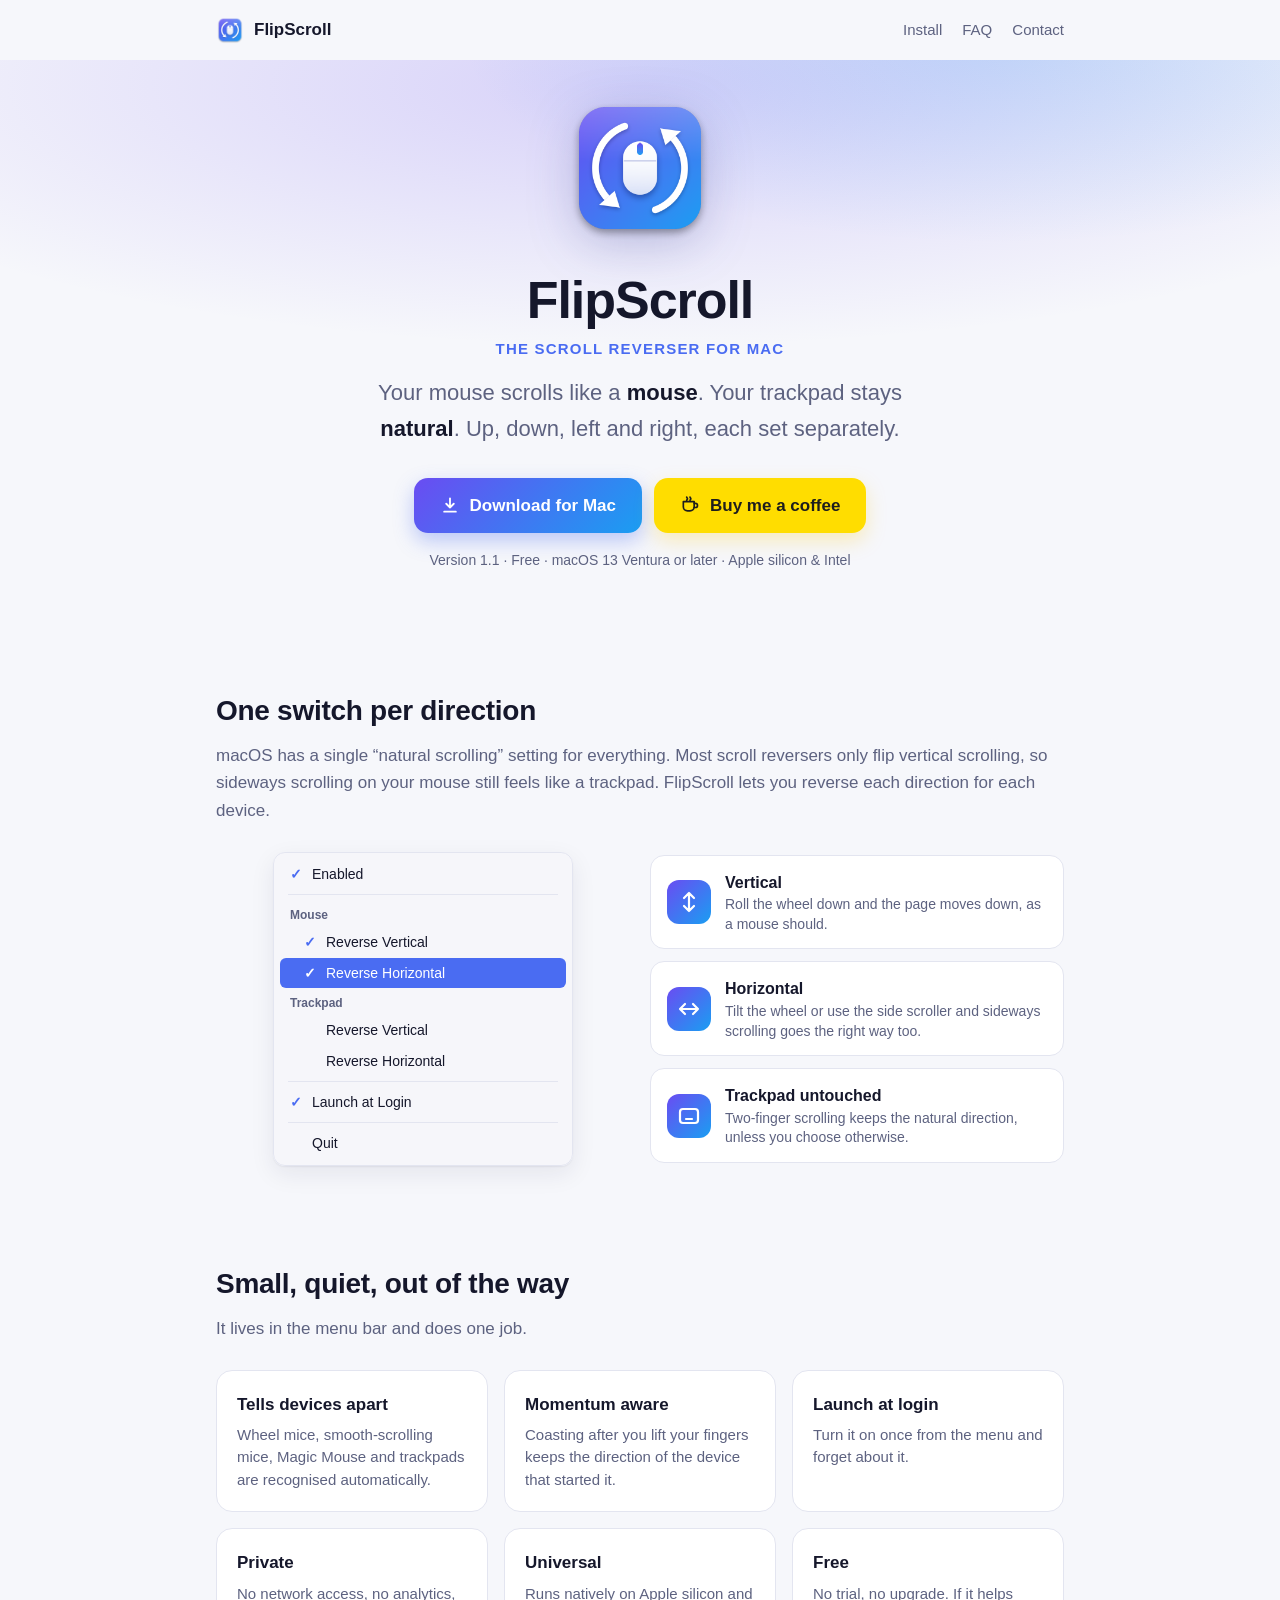
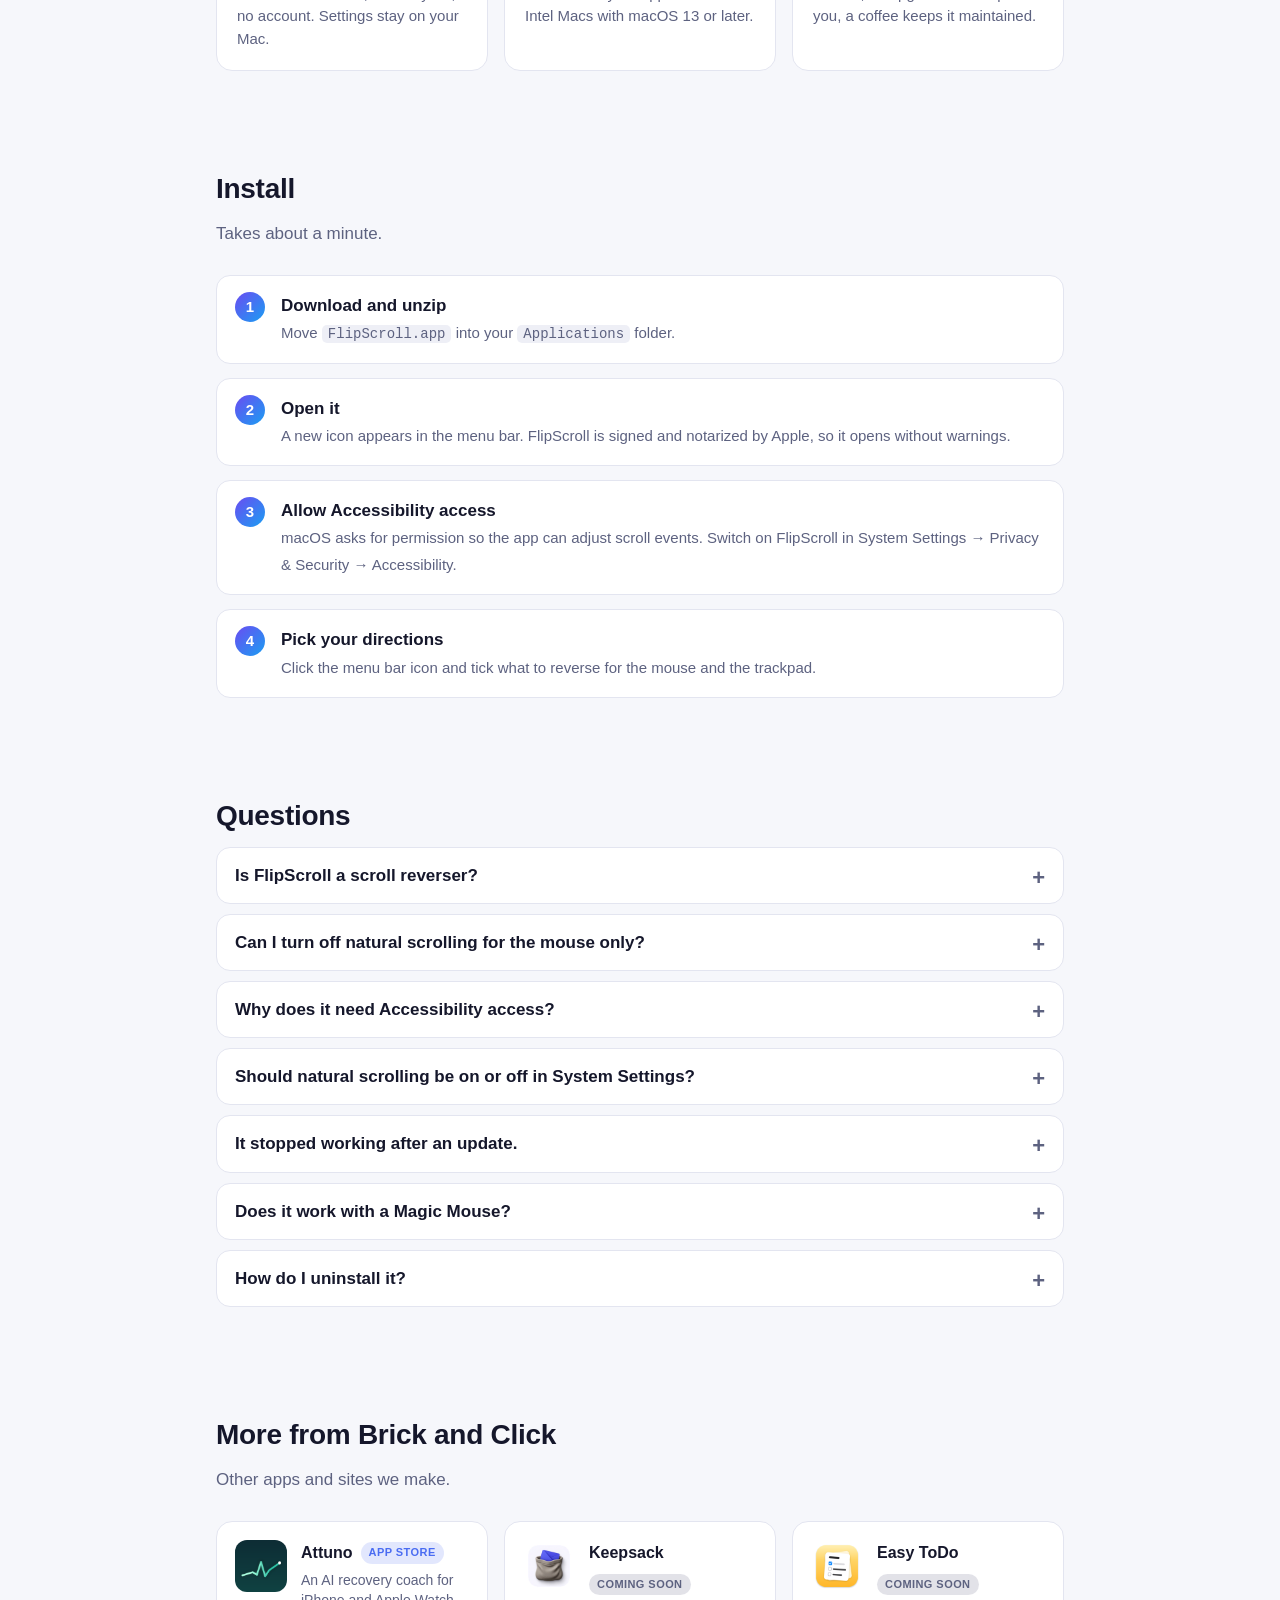
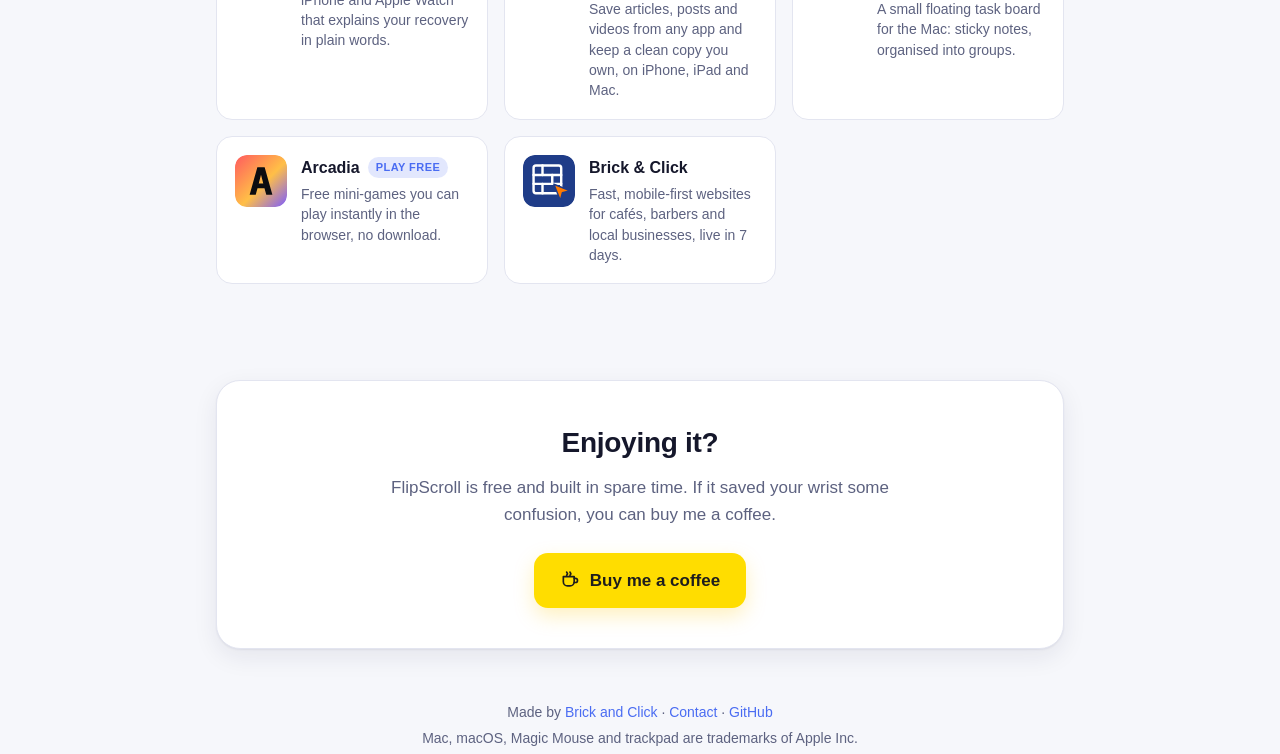
<file: site/index.html>
<!doctype html>
<html lang="en">
<head>
<meta charset="utf-8">
<meta name="viewport" content="width=device-width, initial-scale=1">
<title>FlipScroll – Free Scroll Reverser for Mac (Mouse &amp; Trackpad)</title>
<meta name="description" content="FlipScroll is a free scroll reverser for macOS. Reverse mouse scroll direction, vertical and horizontal, while your trackpad keeps natural scrolling.">
<meta name="keywords" content="scroll reverser, scroll reverser mac, reverse scroll direction mac, reverse mouse scroll mac, natural scrolling mouse only, horizontal scroll reverse, macOS">
<link rel="canonical" href="https://flipscroll.brickandclick.tech/">
<meta property="og:type" content="website">
<meta property="og:url" content="https://flipscroll.brickandclick.tech/">
<meta property="og:title" content="FlipScroll – Free Scroll Reverser for Mac">
<meta property="og:description" content="Mouse scrolls like a mouse. Trackpad stays natural. Vertical and horizontal, set separately.">
<meta property="og:image" content="https://flipscroll.brickandclick.tech/icon.png">
<meta name="twitter:card" content="summary">
<script type="application/ld+json">
{
  "@context": "https://schema.org",
  "@type": "SoftwareApplication",
  "name": "FlipScroll",
  "alternateName": ["FlipScroll Scroll Reverser", "Scroll Reverser for Mac"],
  "description": "Free scroll reverser for macOS. Reverse mouse scrolling vertically and horizontally while the trackpad keeps natural scrolling.",
  "applicationCategory": "UtilitiesApplication",
  "operatingSystem": "macOS 13 or later",
  "softwareVersion": "1.1",
  "url": "https://flipscroll.brickandclick.tech/",
  "downloadUrl": "https://github.com/develant/flipscroll/releases/latest/download/FlipScroll.zip",
  "image": "https://flipscroll.brickandclick.tech/icon.png",
  "offers": { "@type": "Offer", "price": "0", "priceCurrency": "USD" },
  "author": { "@type": "Organization", "name": "Brick and Click", "url": "https://brickandclick.tech" }
}
</script>
<link rel="icon" type="image/png" href="favicon.png">
<link rel="apple-touch-icon" href="icon.png">
<link rel="stylesheet" href="style.css">
</head>
<body>

<div class="wrap topbar">
  <a class="brand" href="./"><img src="icon.png" alt="" width="28" height="28">FlipScroll</a>
  <nav><a href="#install">Install</a><a href="#faq">FAQ</a><a href="contact">Contact</a></nav>
</div>

<header class="hero">
  <div class="wrap">
    <img class="icon" src="icon.png" alt="FlipScroll icon" width="152" height="152">
    <h1>FlipScroll</h1>
    <p class="kicker">The scroll reverser for Mac</p>
    <p class="tagline">Your mouse scrolls like a <strong>mouse</strong>. Your trackpad stays <strong>natural</strong>. Up, down, left and right, each set separately.</p>
    <div class="cta">
      <a class="btn btn-primary" href="https://github.com/develant/flipscroll/releases/latest/download/FlipScroll.zip">
        <svg viewBox="0 0 24 24" fill="none" stroke="currentColor" stroke-width="2.2" stroke-linecap="round" stroke-linejoin="round" aria-hidden="true"><path d="M12 4v11m0 0-4.5-4.5M12 15l4.5-4.5M5 20h14"/></svg>
        Download for Mac
      </a>
      <a class="btn btn-coffee" href="https://buymeacoffee.com/aleant" target="_blank" rel="noopener">
        <svg viewBox="0 0 24 24" fill="none" stroke="currentColor" stroke-width="2" stroke-linecap="round" stroke-linejoin="round" aria-hidden="true"><path d="M4 8h13v6a5 5 0 0 1-5 5H9a5 5 0 0 1-5-5V8Z"/><path d="M17 10h1.5a2.5 2.5 0 0 1 0 5H17M8 2.5c0 1 1 1 1 2s-1 1-1 2M12 2.5c0 1 1 1 1 2s-1 1-1 2"/></svg>
        Buy me a coffee
      </a>
    </div>
    <p class="meta">Version 1.1 · Free · macOS 13 Ventura or later · Apple silicon &amp; Intel</p>
  </div>
</header>

<main class="wrap">

  <section id="why">
    <h2>One switch per direction</h2>
    <p class="lead">macOS has a single “natural scrolling” setting for everything. Most scroll reversers only flip vertical scrolling, so sideways scrolling on your mouse still feels like a trackpad. FlipScroll lets you reverse each direction for each device.</p>
    <div class="demo">
      <div class="menu" role="img" aria-label="FlipScroll menu: Enabled, Mouse reverse vertical and horizontal on, Trackpad both off">
        <div class="item"><span class="tick">✓</span>Enabled</div>
        <div class="sep"></div>
        <div class="header">Mouse</div>
        <div class="item indent"><span class="tick">✓</span>Reverse Vertical</div>
        <div class="item indent hover"><span class="tick">✓</span>Reverse Horizontal</div>
        <div class="header">Trackpad</div>
        <div class="item indent"><span class="tick"></span>Reverse Vertical</div>
        <div class="item indent"><span class="tick"></span>Reverse Horizontal</div>
        <div class="sep"></div>
        <div class="item"><span class="tick">✓</span>Launch at Login</div>
        <div class="sep"></div>
        <div class="item"><span class="tick"></span>Quit</div>
      </div>
      <div class="axes">
        <div class="axis">
          <div class="glyph"><svg viewBox="0 0 24 24" fill="none" stroke="currentColor" stroke-width="2.2" stroke-linecap="round" stroke-linejoin="round" aria-hidden="true"><path d="M12 3v18M7 8l5-5 5 5M7 16l5 5 5-5"/></svg></div>
          <div><b>Vertical</b><span>Roll the wheel down and the page moves down, as a mouse should.</span></div>
        </div>
        <div class="axis">
          <div class="glyph"><svg viewBox="0 0 24 24" fill="none" stroke="currentColor" stroke-width="2.2" stroke-linecap="round" stroke-linejoin="round" aria-hidden="true"><path d="M3 12h18M8 7l-5 5 5 5M16 7l5 5-5 5"/></svg></div>
          <div><b>Horizontal</b><span>Tilt the wheel or use the side scroller and sideways scrolling goes the right way too.</span></div>
        </div>
        <div class="axis">
          <div class="glyph"><svg viewBox="0 0 24 24" fill="none" stroke="currentColor" stroke-width="2.2" stroke-linecap="round" stroke-linejoin="round" aria-hidden="true"><rect x="3" y="5" width="18" height="14" rx="3"/><path d="M9 15h6"/></svg></div>
          <div><b>Trackpad untouched</b><span>Two-finger scrolling keeps the natural direction, unless you choose otherwise.</span></div>
        </div>
      </div>
    </div>
  </section>

  <section id="features">
    <h2>Small, quiet, out of the way</h2>
    <p class="lead">It lives in the menu bar and does one job.</p>
    <div class="features">
      <div class="card"><h3>Tells devices apart</h3><p>Wheel mice, smooth-scrolling mice, Magic Mouse and trackpads are recognised automatically.</p></div>
      <div class="card"><h3>Momentum aware</h3><p>Coasting after you lift your fingers keeps the direction of the device that started it.</p></div>
      <div class="card"><h3>Launch at login</h3><p>Turn it on once from the menu and forget about it.</p></div>
      <div class="card"><h3>Private</h3><p>No network access, no analytics, no account. Settings stay on your Mac.</p></div>
      <div class="card"><h3>Universal</h3><p>Runs natively on Apple silicon and Intel Macs with macOS 13 or later.</p></div>
      <div class="card"><h3>Free</h3><p>No trial, no upgrade. If it helps you, a coffee keeps it maintained.</p></div>
    </div>
  </section>

  <section id="install">
    <h2>Install</h2>
    <p class="lead">Takes about a minute.</p>
    <ol class="steps">
      <li><b>Download and unzip</b><span>Move <code>FlipScroll.app</code> into your <code>Applications</code> folder.</span></li>
      <li><b>Open it</b><span>A new icon appears in the menu bar. FlipScroll is signed and notarized by Apple, so it opens without warnings.</span></li>
      <li><b>Allow Accessibility access</b><span>macOS asks for permission so the app can adjust scroll events. Switch on FlipScroll in System Settings → Privacy &amp; Security → Accessibility.</span></li>
      <li><b>Pick your directions</b><span>Click the menu bar icon and tick what to reverse for the mouse and the trackpad.</span></li>
    </ol>
  </section>

  <section id="faq">
    <h2>Questions</h2>
    <details>
      <summary>Is FlipScroll a scroll reverser?</summary>
      <p>Yes. FlipScroll is a free scroll reverser for macOS: it reverses the scroll direction of your mouse and, if you want, your trackpad. Unlike most scroll reversers it handles horizontal scrolling separately, so a mouse can scroll the classic way in every direction while the trackpad keeps natural scrolling.</p>
    </details>
    <details>
      <summary>Can I turn off natural scrolling for the mouse only?</summary>
      <p>macOS can’t do it on its own because one setting covers every device. Keep natural scrolling on in System Settings and let FlipScroll reverse the mouse; the trackpad stays natural.</p>
    </details>
    <details>
      <summary>Why does it need Accessibility access?</summary>
      <p>Changing scroll direction means adjusting scroll events before apps receive them, and macOS only allows that for apps with Accessibility permission. The app reads nothing else and sends nothing anywhere.</p>
    </details>
    <details>
      <summary>Should natural scrolling be on or off in System Settings?</summary>
      <p>Leave it on, as most trackpad users do. Then reverse both directions for the mouse and nothing for the trackpad. If you prefer it off, flip the choices the other way.</p>
    </details>
    <details>
      <summary>It stopped working after an update.</summary>
      <p>macOS sometimes forgets the permission when an app is replaced. In System Settings → Privacy &amp; Security → Accessibility, remove FlipScroll with the – button and add it again.</p>
    </details>
    <details>
      <summary>Does it work with a Magic Mouse?</summary>
      <p>Yes. FlipScroll checks which device sent each scroll, so a Magic Mouse follows the mouse settings and a trackpad follows the trackpad settings, even though both scroll by touch.</p>
    </details>
    <details>
      <summary>How do I uninstall it?</summary>
      <p>Quit it from the menu bar, move it from Applications to the Bin, and remove it from the Accessibility list.</p>
    </details>
  </section>

  <section id="projects">
    <h2>More from Brick and Click</h2>
    <p class="lead">Other apps and sites we make.</p>
    <div class="projects">
      <a class="project" href="https://apps.apple.com/app/id6777056931" target="_blank" rel="noopener">
        <img src="projects/attuno.png" alt="" width="52" height="52" loading="lazy">
        <div><h3>Attuno <span class="badge">App Store</span></h3><p>An AI recovery coach for iPhone and Apple Watch that explains your recovery in plain words.</p></div>
      </a>
      <a class="project" href="https://pocket-later.web.app" target="_blank" rel="noopener">
        <img src="projects/keepsack.png" alt="" width="52" height="52" loading="lazy">
        <div><h3>Keepsack <span class="badge soon">Coming soon</span></h3><p>Save articles, posts and videos from any app and keep a clean copy you own, on iPhone, iPad and Mac.</p></div>
      </a>
      <a class="project" href="https://easytodo-develant.web.app" target="_blank" rel="noopener">
        <img src="projects/easytodo.png" alt="" width="52" height="52" loading="lazy">
        <div><h3>Easy ToDo <span class="badge soon">Coming soon</span></h3><p>A small floating task board for the Mac: sticky notes, organised into groups.</p></div>
      </a>
      <a class="project" href="https://arcadiagames.brickandclick.tech" target="_blank" rel="noopener">
        <img src="projects/arcadia.svg" alt="" width="52" height="52" loading="lazy">
        <div><h3>Arcadia <span class="badge">Play free</span></h3><p>Free mini-games you can play instantly in the browser, no download.</p></div>
      </a>
      <a class="project" href="https://www.brickandclick.tech" target="_blank" rel="noopener">
        <img src="projects/brickandclick.svg" alt="" width="52" height="52" loading="lazy">
        <div><h3>Brick &amp; Click</h3><p>Fast, mobile-first websites for cafés, barbers and local businesses, live in 7 days.</p></div>
      </a>
    </div>
  </section>

  <section id="support">
    <div class="support">
      <h2>Enjoying it?</h2>
      <p>FlipScroll is free and built in spare time. If it saved your wrist some confusion, you can buy me a coffee.</p>
      <a class="btn btn-coffee" href="https://buymeacoffee.com/aleant" target="_blank" rel="noopener">
        <svg viewBox="0 0 24 24" fill="none" stroke="currentColor" stroke-width="2" stroke-linecap="round" stroke-linejoin="round" aria-hidden="true"><path d="M4 8h13v6a5 5 0 0 1-5 5H9a5 5 0 0 1-5-5V8Z"/><path d="M17 10h1.5a2.5 2.5 0 0 1 0 5H17M8 2.5c0 1 1 1 1 2s-1 1-1 2M12 2.5c0 1 1 1 1 2s-1 1-1 2"/></svg>
        Buy me a coffee
      </a>
    </div>
  </section>

</main>

<footer class="wrap">
  <p>Made by <a href="https://www.brickandclick.tech">Brick and Click</a> · <a href="contact">Contact</a> · <a href="https://github.com/develant/flipscroll">GitHub</a></p>
  <p>Mac, macOS, Magic Mouse and trackpad are trademarks of Apple Inc.</p>
</footer>

</body>
</html>
</file>
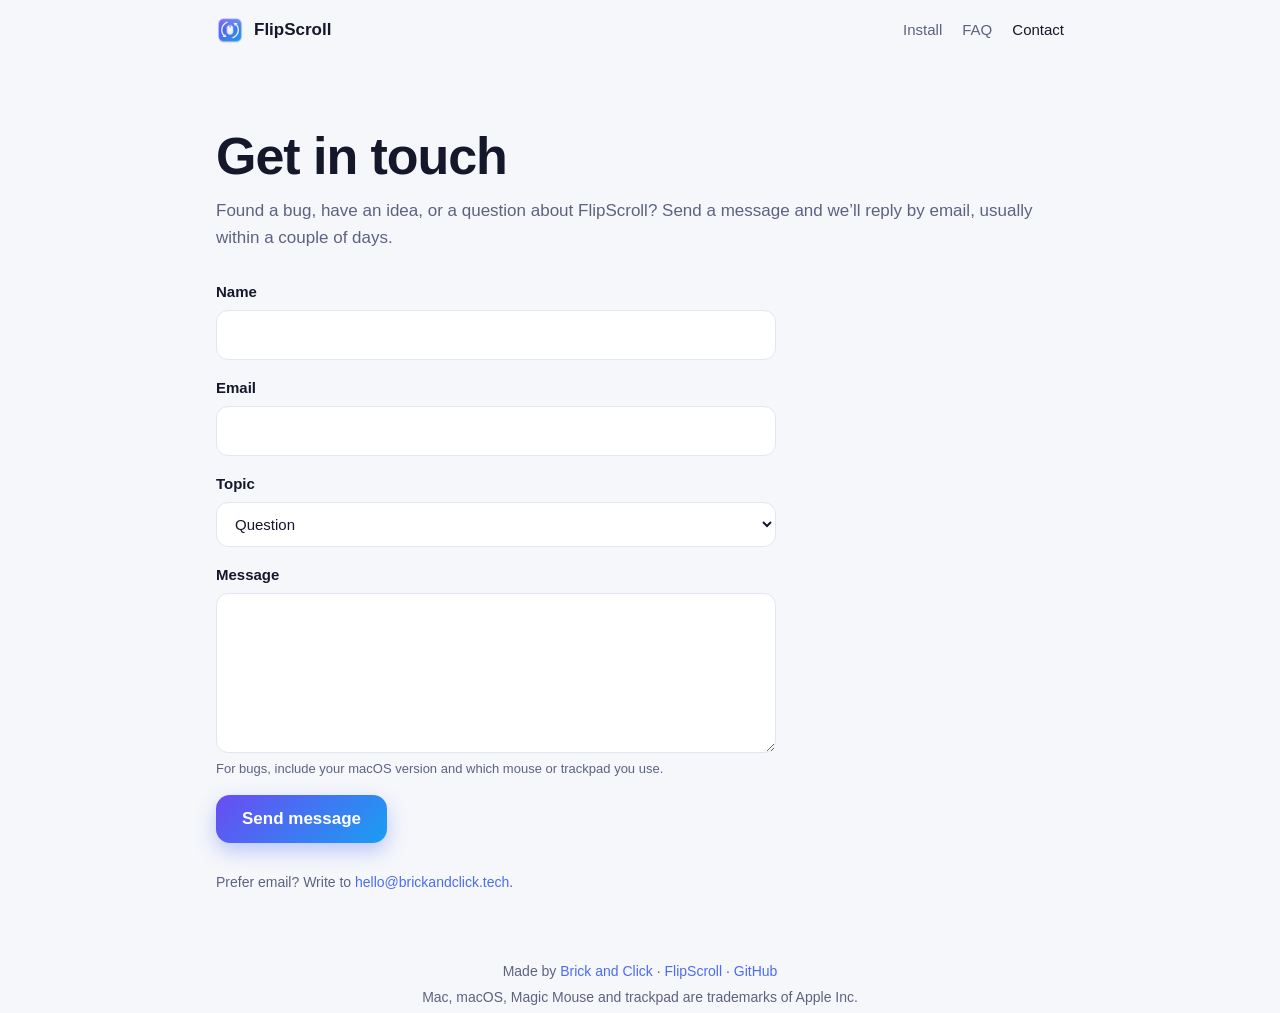
<file: site/contact.html>
<!doctype html>
<html lang="en">
<head>
<meta charset="utf-8">
<meta name="viewport" content="width=device-width, initial-scale=1">
<title>Contact – FlipScroll</title>
<meta name="description" content="Questions, bug reports or ideas for FlipScroll, the free scroll reverser for Mac. Send a message and we'll reply by email.">
<link rel="canonical" href="https://flipscroll.brickandclick.tech/contact">
<link rel="icon" type="image/png" href="favicon.png">
<link rel="apple-touch-icon" href="icon.png">
<link rel="stylesheet" href="style.css">
</head>
<body>

<div class="wrap topbar">
  <a class="brand" href="./"><img src="icon.png" alt="" width="28" height="28">FlipScroll</a>
  <nav><a href="./#install">Install</a><a href="./#faq">FAQ</a><a href="contact" aria-current="page">Contact</a></nav>
</div>

<main class="wrap">
  <section>
    <h1>Get in touch</h1>
    <p class="lead">Found a bug, have an idea, or a question about FlipScroll? Send a message and we’ll reply by email, usually within a couple of days.</p>

    <form class="form" id="contact-form" novalidate>
      <label>Name
        <input type="text" name="name" autocomplete="name" required maxlength="100">
        <span class="error" data-for="name" hidden>Please enter your name.</span>
      </label>
      <label>Email
        <input type="email" name="email" autocomplete="email" required maxlength="200">
        <span class="error" data-for="email" hidden>Please enter a valid email address.</span>
      </label>
      <label>Topic
        <select name="topic">
          <option>Question</option>
          <option>Bug report</option>
          <option>Feature idea</option>
          <option>Other</option>
        </select>
      </label>
      <label>Message
        <textarea name="message" required maxlength="5000"></textarea>
        <span class="hint">For bugs, include your macOS version and which mouse or trackpad you use.</span>
        <span class="error" data-for="message" hidden>Please write a message.</span>
      </label>
      <div class="hp" aria-hidden="true">
        <label>Leave this empty <input type="text" name="website" tabindex="-1" autocomplete="off"></label>
      </div>
      <button class="btn btn-primary" type="submit">Send message</button>
      <div class="notice ok" id="sent" role="status" hidden>Thanks, your message is on its way. We’ll reply to the email address you gave.</div>
      <div class="notice fail" id="failed" role="alert" hidden>Sorry, the message couldn’t be sent. Please try again, or email <a href="mailto:hello@brickandclick.tech">hello@brickandclick.tech</a>.</div>
    </form>

    <p class="meta" style="margin-top:28px">Prefer email? Write to <a href="mailto:hello@brickandclick.tech">hello@brickandclick.tech</a>.</p>
  </section>
</main>

<footer class="wrap">
  <p>Made by <a href="https://www.brickandclick.tech">Brick and Click</a> · <a href="./">FlipScroll</a> · <a href="https://github.com/develant/flipscroll">GitHub</a></p>
  <p>Mac, macOS, Magic Mouse and trackpad are trademarks of Apple Inc.</p>
</footer>

<script>
(() => {
  const form = document.getElementById('contact-form');
  const button = form.querySelector('button[type="submit"]');
  const sent = document.getElementById('sent');
  const failed = document.getElementById('failed');
  const emailPattern = /^[^\s@]+@[^\s@]+\.[^\s@]+$/;

  const showError = (name, show) => {
    form.querySelector(`.error[data-for="${name}"]`).hidden = !show;
  };

  form.addEventListener('submit', async (event) => {
    event.preventDefault();
    sent.hidden = true;
    failed.hidden = true;

    const data = Object.fromEntries(new FormData(form));
    const checks = {
      name: data.name.trim() !== '',
      email: emailPattern.test(data.email.trim()),
      message: data.message.trim() !== '',
    };
    Object.entries(checks).forEach(([name, ok]) => showError(name, !ok));
    const firstBad = Object.keys(checks).find((name) => !checks[name]);
    if (firstBad) {
      form.elements[firstBad].focus();
      return;
    }

    // Bots fill the hidden field: pretend it worked and send nothing.
    if (data.website) {
      sent.hidden = false;
      form.reset();
      return;
    }

    button.disabled = true;
    button.textContent = 'Sending…';
    try {
      const response = await fetch('https://us-central1-brickandclick.cloudfunctions.net/sendEmail', {
        method: 'POST',
        headers: { 'Content-Type': 'application/json' },
        body: JSON.stringify({
          name: data.name.trim(),
          business: 'FlipScroll website',
          email: data.email.trim(),
          message: `[FlipScroll · ${data.topic}]\n\n${data.message.trim()}`,
        }),
      });
      let result = {};
      try { result = await response.json(); } catch (_) { /* tolerate non-JSON */ }
      if (response.ok && result.success !== false) {
        sent.hidden = false;
        form.reset();
      } else {
        failed.hidden = false;
      }
    } catch (_) {
      failed.hidden = false;
    } finally {
      button.disabled = false;
      button.textContent = 'Send message';
    }
  });
})();
</script>
</body>
</html>
</file>
<file: site/style.css>
:root {
  --bg: #f6f7fb;
  --surface: #ffffff;
  --text: #15172b;
  --muted: #5d6280;
  --line: #e3e5f0;
  --accent-1: #6a4cf2;
  --accent-2: #1a9ef2;
  --accent: #4a6cf2;
  --check: #4a6cf2;
  --shadow: 0 1px 2px rgba(20, 24, 60, .06), 0 8px 24px rgba(20, 24, 60, .08);
  --menu-bg: rgba(246, 246, 250, .92);
  --coffee-bg: #ffdd00;
  --coffee-text: #1d1d1d;
}
@media (prefers-color-scheme: dark) {
  :root:not([data-theme="light"]) {
    --bg: #0f1020;
    --surface: #181a30;
    --text: #eef0fb;
    --muted: #a2a7c6;
    --line: #2a2d4a;
    --accent: #8aa0ff;
    --check: #8aa0ff;
    --shadow: 0 1px 2px rgba(0, 0, 0, .4), 0 8px 24px rgba(0, 0, 0, .35);
    --menu-bg: rgba(40, 42, 64, .92);
  }
}
:root[data-theme="dark"] {
  --bg: #0f1020;
  --surface: #181a30;
  --text: #eef0fb;
  --muted: #a2a7c6;
  --line: #2a2d4a;
  --accent: #8aa0ff;
  --check: #8aa0ff;
  --shadow: 0 1px 2px rgba(0, 0, 0, .4), 0 8px 24px rgba(0, 0, 0, .35);
  --menu-bg: rgba(40, 42, 64, .92);
}

* { box-sizing: border-box; }
html { -webkit-text-size-adjust: 100%; }
body {
  margin: 0;
  background: var(--bg);
  color: var(--text);
  font: 17px/1.6 -apple-system, BlinkMacSystemFont, "SF Pro Text", "Segoe UI", Roboto, Helvetica, Arial, sans-serif;
  -webkit-font-smoothing: antialiased;
}
a { color: var(--accent); text-decoration: none; }
a:hover { text-decoration: underline; }
.wrap { max-width: 880px; margin: 0 auto; padding: 0 16px; }

/* Hero */
.hero {
  position: relative;
  text-align: center;
  padding: 72px 0 56px;
  overflow: hidden;
}
.hero::before {
  content: "";
  position: absolute;
  inset: -40% -20% auto;
  height: 520px;
  background: radial-gradient(closest-side, color-mix(in srgb, var(--accent-1) 22%, transparent), transparent),
              radial-gradient(closest-side at 70% 40%, color-mix(in srgb, var(--accent-2) 20%, transparent), transparent);
  z-index: -1;
}
.hero img.icon { width: 152px; height: 152px; filter: drop-shadow(0 12px 24px rgba(40, 50, 140, .25)); }
h1 {
  font-size: clamp(34px, 6vw, 52px);
  line-height: 1.1;
  letter-spacing: -.02em;
  margin: 20px 0 12px;
}
.kicker {
  margin: -4px 0 14px;
  font-size: 15px;
  font-weight: 600;
  letter-spacing: .08em;
  text-transform: uppercase;
  color: var(--accent);
}
.tagline {
  font-size: clamp(18px, 2.6vw, 22px);
  color: var(--muted);
  max-width: 600px;
  margin: 0 auto 32px;
}
.tagline strong { color: var(--text); font-weight: 600; }
.cta { display: flex; gap: 12px; justify-content: center; flex-wrap: wrap; }
.btn {
  display: inline-flex; align-items: center; gap: 10px;
  padding: 14px 26px;
  border-radius: 14px;
  font-weight: 600;
  font-size: 17px;
  transition: transform .15s ease, box-shadow .15s ease;
}
.btn:hover { text-decoration: none; transform: translateY(-1px); }
.btn-primary {
  color: #fff;
  background: linear-gradient(135deg, var(--accent-1), var(--accent-2));
  box-shadow: 0 8px 20px rgba(74, 108, 242, .35);
}
.btn-coffee { background: var(--coffee-bg); color: var(--coffee-text); box-shadow: 0 8px 20px rgba(255, 200, 0, .25); }
.btn svg { width: 20px; height: 20px; flex: none; }
.meta { margin-top: 16px; font-size: 14px; color: var(--muted); }

/* Sections */
section { padding: 48px 0; }
h2 { font-size: 28px; letter-spacing: -.01em; margin: 0 0 8px; }
.lead { color: var(--muted); margin: 0 0 28px; }

/* Problem / solution demo */
.demo {
  display: grid;
  grid-template-columns: 1fr 1fr;
  gap: 20px;
  align-items: center;
}
.menu {
  background: var(--menu-bg);
  border: 1px solid var(--line);
  border-radius: 12px;
  box-shadow: var(--shadow);
  padding: 6px;
  font-size: 14px;
  max-width: 300px;
  justify-self: center;
  width: 100%;
  backdrop-filter: blur(20px);
}
.menu .item { display: flex; align-items: center; gap: 8px; padding: 4px 10px; border-radius: 6px; }
.menu .item.indent { padding-left: 24px; }
.menu .item .tick { width: 14px; color: var(--check); font-weight: 700; }
.menu .header { color: var(--muted); font-weight: 600; font-size: 12px; padding: 6px 10px 2px; }
.menu .sep { height: 1px; background: var(--line); margin: 5px 8px; }
.menu .item.hover { background: var(--accent); color: #fff; }
.menu .item.hover .tick { color: #fff; }

.axes { display: grid; gap: 12px; }
.axis {
  display: flex; align-items: center; gap: 14px;
  background: var(--surface);
  border: 1px solid var(--line);
  border-radius: 14px;
  padding: 14px 16px;
}
.axis .glyph {
  flex: none;
  width: 44px; height: 44px;
  border-radius: 12px;
  display: grid; place-items: center;
  color: #fff;
  background: linear-gradient(135deg, var(--accent-1), var(--accent-2));
}
.axis .glyph svg { width: 24px; height: 24px; }
.axis b { display: block; font-size: 16px; }
.axis span { color: var(--muted); font-size: 14px; line-height: 1.4; display: block; }

/* Features */
.features {
  display: grid;
  grid-template-columns: repeat(auto-fit, minmax(240px, 1fr));
  gap: 16px;
}
.card {
  background: var(--surface);
  border: 1px solid var(--line);
  border-radius: 16px;
  padding: 20px;
}
.card h3 { font-size: 17px; margin: 0 0 6px; }
.card p { margin: 0; color: var(--muted); font-size: 15px; line-height: 1.5; }

/* Steps */
ol.steps { list-style: none; padding: 0; margin: 0; counter-reset: step; display: grid; gap: 14px; }
ol.steps li {
  counter-increment: step;
  position: relative;
  padding: 16px 18px 16px 64px;
  background: var(--surface);
  border: 1px solid var(--line);
  border-radius: 14px;
}
ol.steps li::before {
  content: counter(step);
  position: absolute; left: 18px; top: 16px;
  width: 30px; height: 30px; border-radius: 50%;
  display: grid; place-items: center;
  font-weight: 700; font-size: 15px; color: #fff;
  background: linear-gradient(135deg, var(--accent-1), var(--accent-2));
}
ol.steps li b { display: block; }
ol.steps li span { color: var(--muted); font-size: 15px; }
kbd, code {
  font: 14px ui-monospace, SFMono-Regular, Menlo, monospace;
  background: color-mix(in srgb, var(--line) 60%, transparent);
  padding: 1px 6px;
  border-radius: 5px;
  word-break: break-word;
}

/* FAQ */
details {
  background: var(--surface);
  border: 1px solid var(--line);
  border-radius: 14px;
  padding: 14px 18px;
  margin-bottom: 10px;
}
summary { cursor: pointer; font-weight: 600; list-style: none; position: relative; padding-right: 24px; }
summary::-webkit-details-marker { display: none; }
summary::after { content: "+"; position: absolute; right: 0; top: -2px; font-size: 22px; color: var(--muted); }
details[open] summary::after { content: "–"; }
details p { color: var(--muted); margin: 10px 0 0; font-size: 15px; }

/* Support */
.support {
  text-align: center;
  background: var(--surface);
  border: 1px solid var(--line);
  border-radius: 24px;
  padding: 40px 20px;
  box-shadow: var(--shadow);
}
.support p { color: var(--muted); max-width: 520px; margin: 0 auto 24px; }

footer {
  padding: 40px 0 56px;
  text-align: center;
  color: var(--muted);
  font-size: 14px;
}
footer p { margin: 4px 0; }

@media (max-width: 680px) {
  .hero { padding: 48px 0 40px; }
  .hero img.icon { width: 120px; height: 120px; }
  .demo { grid-template-columns: 1fr; }
  section { padding: 36px 0; }
}

/* Top bar */
.topbar { display: flex; justify-content: space-between; align-items: center; padding-top: 16px; padding-bottom: 16px; }
.topbar .brand { display: flex; align-items: center; gap: 10px; font-weight: 700; color: var(--text); }
.topbar .brand img { width: 28px; height: 28px; }
.topbar nav { display: flex; gap: 20px; font-size: 15px; }
.topbar nav a { color: var(--muted); }
.topbar nav a:hover, .topbar nav a[aria-current="page"] { color: var(--text); text-decoration: none; }
.hero { padding-top: 32px; }

/* Other projects */
.projects {
  display: grid;
  grid-template-columns: repeat(auto-fit, minmax(240px, 1fr));
  gap: 16px;
}
a.project {
  display: flex; gap: 14px; align-items: flex-start;
  background: var(--surface);
  border: 1px solid var(--line);
  border-radius: 16px;
  padding: 18px;
  color: var(--text);
  transition: transform .15s ease, border-color .15s ease;
}
a.project:hover { text-decoration: none; transform: translateY(-2px); border-color: var(--accent); }
a.project img { width: 52px; height: 52px; border-radius: 12px; flex: none; }
a.project h3 { font-size: 16px; margin: 0 0 4px; display: flex; flex-wrap: wrap; align-items: center; gap: 8px; }
a.project p { margin: 0; color: var(--muted); font-size: 14px; line-height: 1.45; }
.badge {
  font-size: 11px; font-weight: 700; letter-spacing: .04em; text-transform: uppercase;
  padding: 2px 8px; border-radius: 999px;
  background: color-mix(in srgb, var(--accent) 16%, transparent); color: var(--accent);
}
.badge.soon { background: color-mix(in srgb, var(--muted) 18%, transparent); color: var(--muted); }

/* Contact form */
.form { display: grid; gap: 16px; max-width: 560px; }
.form label { display: grid; gap: 6px; font-weight: 600; font-size: 15px; }
.form input, .form textarea, .form select {
  font: inherit; font-weight: 400;
  color: var(--text);
  background: var(--surface);
  border: 1px solid var(--line);
  border-radius: 12px;
  padding: 12px 14px;
  width: 100%;
}
.form textarea { min-height: 160px; resize: vertical; }
.form input:focus, .form textarea:focus, .form select:focus { outline: 2px solid var(--accent); outline-offset: 1px; border-color: transparent; }
.form .hint { font-weight: 400; color: var(--muted); font-size: 13px; }
.form .error { color: #d93a3a; font-weight: 400; font-size: 13px; }
.form .hp { position: absolute; left: -10000px; width: 1px; height: 1px; overflow: hidden; }
.form button { border: 0; cursor: pointer; justify-self: start; }
.form button[disabled] { opacity: .6; cursor: progress; transform: none; }
.notice { border-radius: 14px; padding: 14px 18px; font-size: 15px; border: 1px solid var(--line); background: var(--surface); }
.notice.ok { border-color: #2fa36b; }
.notice.fail { border-color: #d93a3a; }
[hidden] { display: none !important; }
</file>
